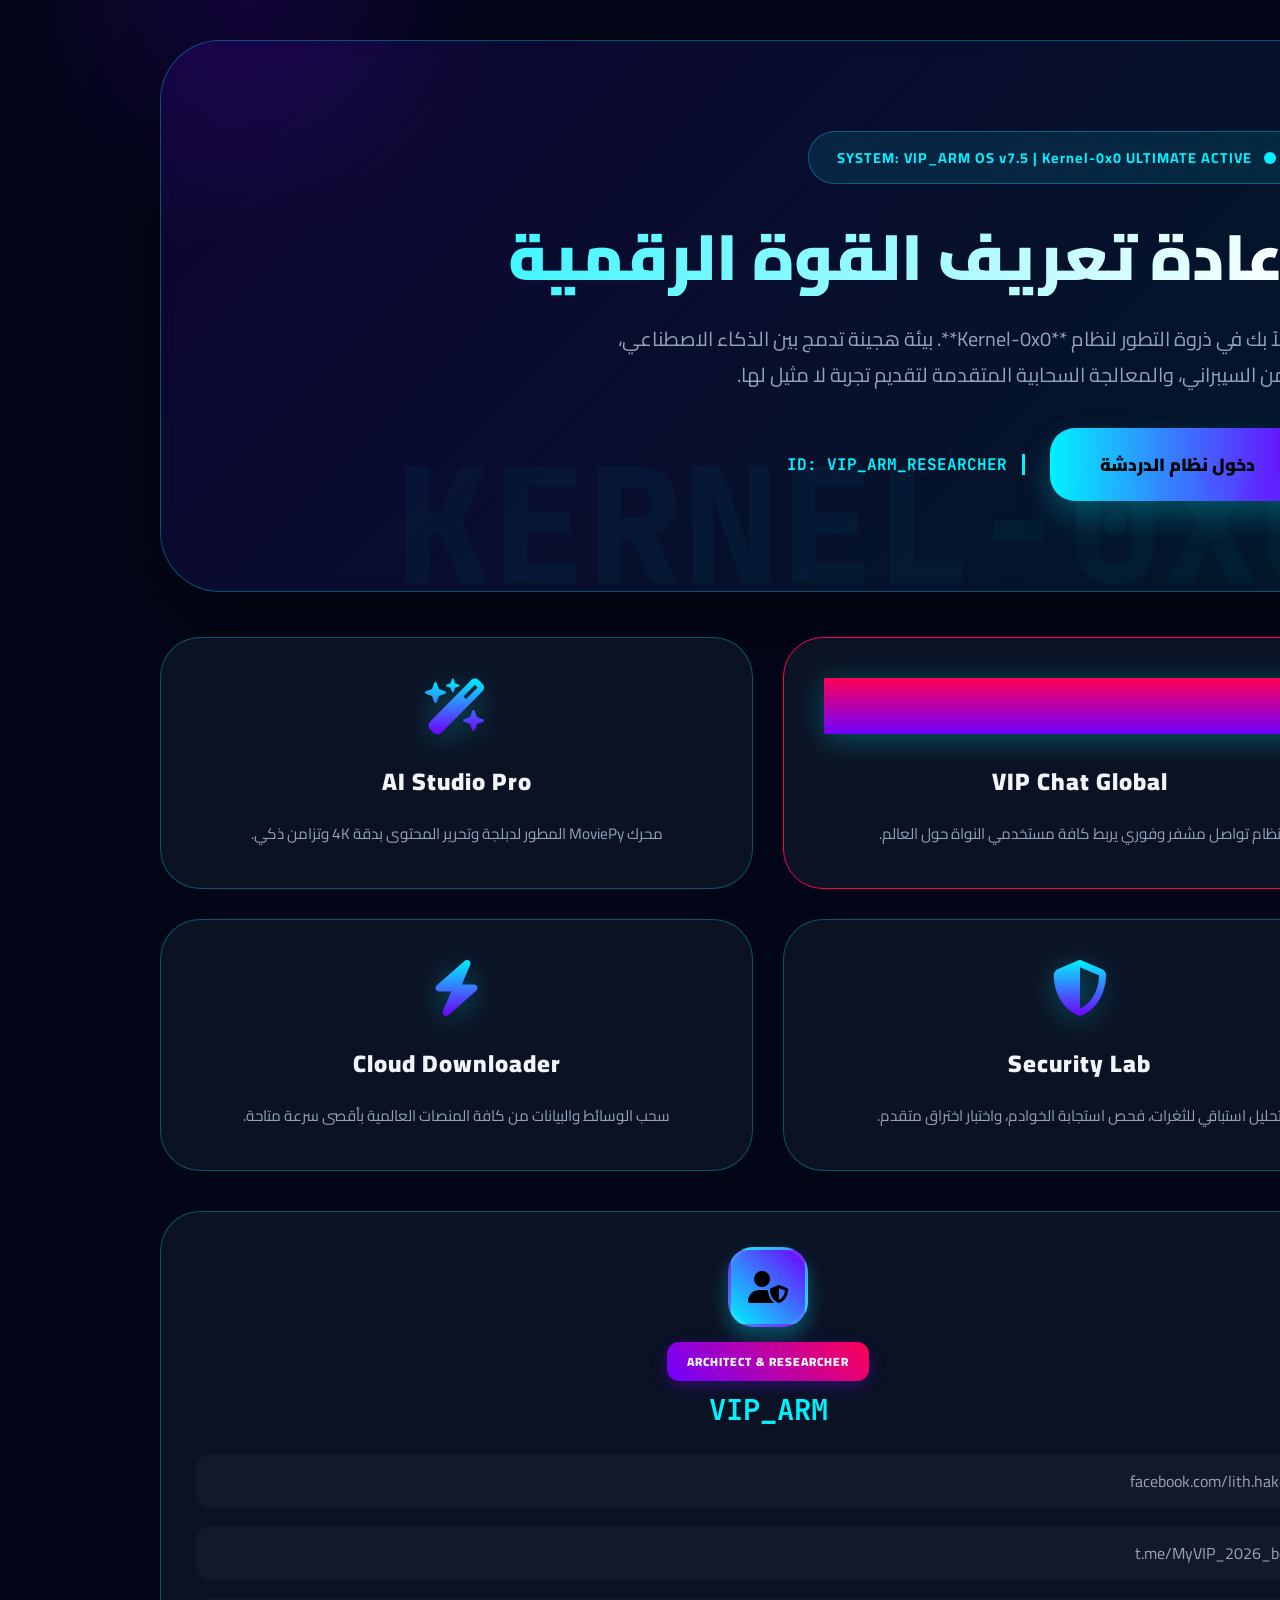
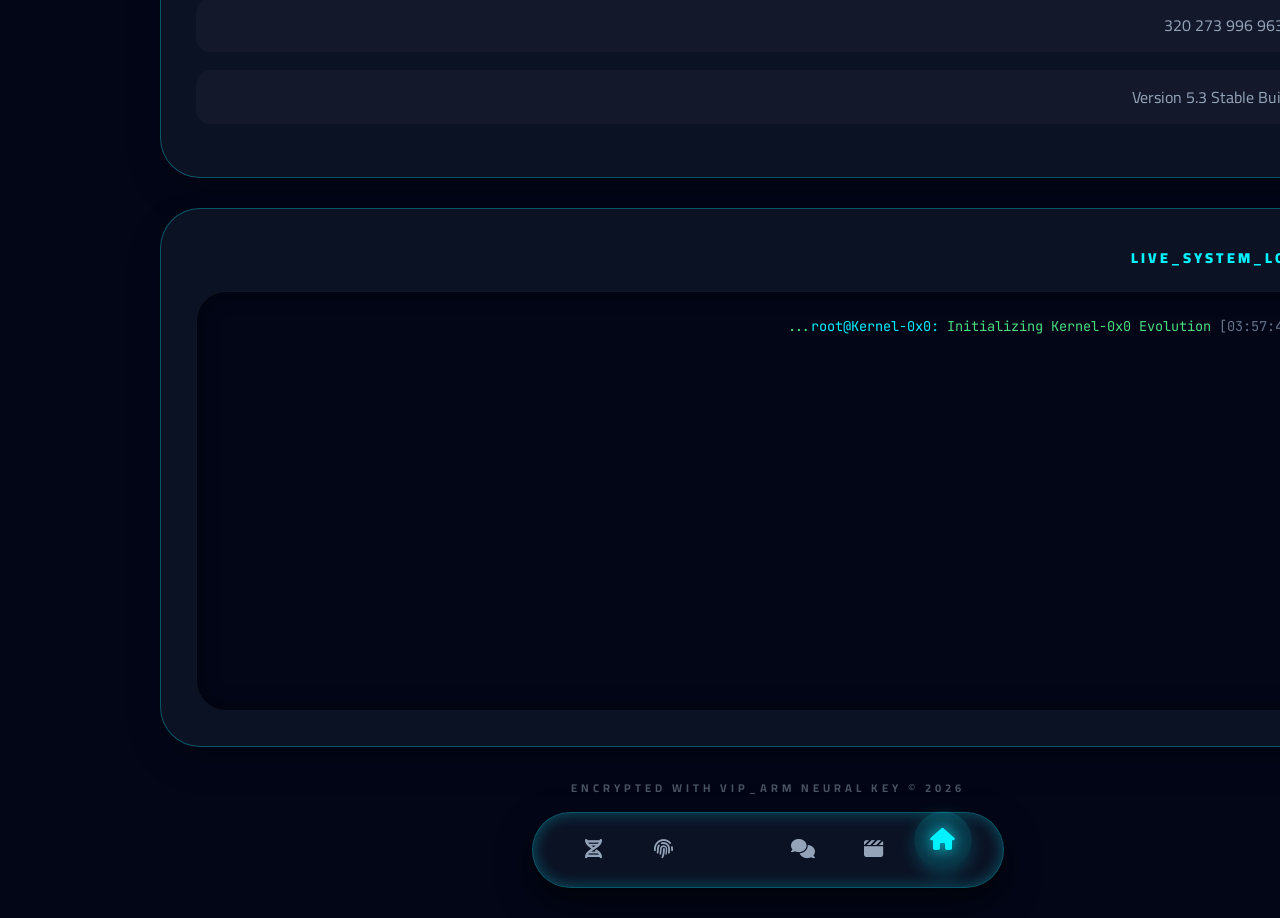
<file: index.html>
<!DOCTYPE html>
<html lang="ar" dir="rtl">
<head>
    <meta charset="UTF-8">
    <meta name="viewport" content="width=device-width, initial-scale=1.0">
    <title>Kernel-0x0 | VIP_ARM OS Evolution</title>

    <!-- Assets -->
    <link rel="stylesheet" href="https://cdnjs.cloudflare.com/ajax/libs/font-awesome/6.5.0/css/all.min.css">
    <link href="https://fonts.googleapis.com/css2?family=Cairo:wght@300;600;900&family=JetBrains+Mono:wght@400;700&display=swap" rel="stylesheet">

    <style>
        :root {
            --primary: #00f2ff;
            --secondary: #7000ff;
            --accent: #ff0055;
            --bg-dark: #020617;
            --panel-bg: rgba(15, 23, 42, 0.75);
            --border-glow: rgba(0, 242, 255, 0.3);
            --text-main: #f1f5f9;
            --text-dim: #94a3b8;
            --transition: all 0.4s cubic-bezier(0.175, 0.885, 0.32, 1.275);
        }

        * { margin: 0; padding: 0; box-sizing: border-box; outline: none; }

        body {
            background-color: var(--bg-dark);
            color: var(--text-main);
            font-family: 'Cairo', sans-serif;
            min-height: 100vh;
            display: flex;
            justify-content: center;
            align-items: center;
            overflow-x: hidden;
            perspective: 1200px;
        }

        #matrix-bg {
            position: fixed;
            top: 0; left: 0; z-index: -1;
            opacity: 0.15;
            filter: hue-rotate(180deg) blur(1px);
        }

        /* --- Ambient Background Glow --- */
        .ambient-light {
            position: fixed;
            width: 500px;
            height: 500px;
            background: radial-gradient(circle, rgba(112, 0, 255, 0.15) 0%, rgba(0, 242, 255, 0) 70%);
            top: -10%;
            left: -10%;
            z-index: -1;
            animation: moveLight 15s infinite alternate;
        }

        @keyframes moveLight {
            0% { transform: translate(0, 0); }
            100% { transform: translate(200px, 100px); }
        }

        /* --- Modern Floating Navigation --- */
        .nav-capsule {
            position: fixed;
            bottom: 30px;
            left: 50%;
            transform: translateX(-50%);
            background: var(--panel-bg);
            backdrop-filter: blur(25px);
            padding: 12px 35px;
            border-radius: 100px;
            border: 1px solid var(--border-glow);
            display: flex;
            gap: 20px;
            z-index: 2000;
            box-shadow: 0 15px 35px rgba(0,0,0,0.6), inset 0 0 15px var(--border-glow);
        }

        .nav-link {
            width: 50px; height: 50px;
            display: flex; align-items: center; justify-content: center;
            color: var(--text-dim);
            text-decoration: none;
            border-radius: 50%;
            font-size: 1.2rem;
            transition: var(--transition);
            position: relative;
        }

        .nav-link:hover, .nav-link.active {
            color: var(--primary);
            background: rgba(0, 242, 255, 0.15);
            transform: translateY(-10px) scale(1.15);
            text-shadow: 0 0 15px var(--primary);
            box-shadow: 0 5px 15px rgba(0, 242, 255, 0.2);
        }

        .nav-link::after {
            content: attr(data-tooltip);
            position: absolute;
            top: -55px;
            background: var(--primary);
            color: #000;
            padding: 6px 14px;
            border-radius: 8px;
            font-size: 0.8rem;
            font-weight: 900;
            opacity: 0;
            pointer-events: none;
            transition: var(--transition);
            white-space: nowrap;
            box-shadow: 0 5px 15px rgba(0,0,0,0.3);
        }

        .nav-link:hover::after { opacity: 1; top: -65px; }

        /* --- Developer Side Panel --- */
        .dev-side-panel {
            position: fixed;
            left: 30px;
            top: 50%;
            transform: translateY(-50%);
            display: flex;
            flex-direction: column;
            gap: 15px;
            z-index: 1000;
        }

        .dev-social-card {
            background: var(--panel-bg);
            border: 1px solid var(--border-glow);
            padding: 15px;
            border-radius: 25px;
            backdrop-filter: blur(15px);
            display: flex;
            flex-direction: column;
            gap: 15px;
            box-shadow: 0 20px 40px rgba(0,0,0,0.5);
        }

        .social-icon {
            width: 55px; height: 55px;
            display: flex; align-items: center; justify-content: center;
            border-radius: 18px;
            color: var(--text-main);
            text-decoration: none;
            font-size: 1.5rem;
            transition: var(--transition);
            background: rgba(255,255,255,0.03);
            border: 1px solid rgba(255,255,255,0.05);
        }

        .social-icon.fb:hover { background: #1877F2; transform: scale(1.1) rotate(5deg); box-shadow: 0 0 20px #1877F2; }
        .social-icon.tg:hover { background: #26A5E4; transform: scale(1.1) rotate(-5deg); box-shadow: 0 0 20px #26A5E4; }
        .social-icon.wa:hover { background: #25D366; transform: scale(1.1) rotate(5deg); box-shadow: 0 0 20px #25D366; }

        /* --- Layout Structure --- */
        .content-container {
            width: 94%;
            max-width: 1500px;
            padding: 40px 0 120px 0;
            display: grid;
            grid-template-columns: 1fr 400px;
            gap: 40px;
        }

        /* --- Hero Section Evolution --- */
        .hero-section {
            background: linear-gradient(135deg, rgba(112, 0, 255, 0.12), rgba(0, 242, 255, 0.08));
            border-radius: 60px;
            padding: 90px 70px;
            border: 1px solid var(--border-glow);
            position: relative;
            overflow: hidden;
            box-shadow: 0 40px 80px rgba(0,0,0,0.4);
            backdrop-filter: blur(10px);
        }

        .hero-section::before {
            content: 'KERNEL-0X0';
            position: absolute;
            bottom: -40px;
            right: 20px;
            font-size: 10rem;
            font-weight: 900;
            color: var(--primary);
            opacity: 0.03;
            pointer-events: none;
            font-family: 'JetBrains Mono';
        }

        .status-pill {
            display: inline-flex;
            align-items: center;
            gap: 12px;
            background: rgba(0, 242, 255, 0.1);
            padding: 12px 28px;
            border-radius: 100px;
            color: var(--primary);
            font-size: 0.9rem;
            font-weight: bold;
            border: 1px solid var(--border-glow);
            margin-bottom: 35px;
            letter-spacing: 1px;
        }

        .pulse-dot {
            width: 12px; height: 12px;
            background: var(--primary);
            border-radius: 50%;
            animation: pulse 2s infinite;
        }

        @keyframes pulse {
            0% { box-shadow: 0 0 0 0 rgba(0, 242, 255, 0.7); }
            100% { box-shadow: 0 0 0 20px rgba(0, 242, 255, 0); }
        }

        /* --- Tools Grid --- */
        .tools-grid {
            display: grid;
            grid-template-columns: repeat(2, 1fr);
            gap: 30px;
            margin-top: 45px;
        }

        .neo-card {
            background: var(--panel-bg);
            border: 1px solid var(--border-glow);
            border-radius: 40px;
            padding: 40px;
            transition: var(--transition);
            position: relative;
            text-align: center;
            cursor: pointer;
            overflow: hidden;
        }

        .neo-card::before {
            content: '';
            position: absolute;
            top: 0; left: 0; width: 100%; height: 4px;
            background: linear-gradient(90deg, transparent, var(--primary), transparent);
            transform: translateX(-100%);
            transition: 0.6s;
        }

        .neo-card:hover::before { transform: translateX(100%); }

        .neo-card:hover {
            transform: translateY(-20px) rotateY(10deg);
            border-color: var(--primary);
            box-shadow: 0 25px 50px rgba(0, 242, 255, 0.15);
            background: rgba(15, 23, 42, 0.9);
        }

        .neo-card i {
            font-size: 3.5rem;
            margin-bottom: 25px;
            display: block;
            background: linear-gradient(to bottom, var(--primary), var(--secondary));
            -webkit-background-clip: text;
            -webkit-text-fill-color: transparent;
            filter: drop-shadow(0 5px 15px rgba(0, 242, 255, 0.3));
        }

        /* --- Advanced Sidebar Vitals --- */
        .sidebar-vitals {
            display: flex;
            flex-direction: column;
            gap: 30px;
        }

        .vital-box {
            background: var(--panel-bg);
            border-radius: 40px;
            padding: 35px;
            border: 1px solid var(--border-glow);
            backdrop-filter: blur(20px);
            position: relative;
            box-shadow: 0 15px 35px rgba(0,0,0,0.2);
        }

        .profile-header {
            display: flex;
            flex-direction: column;
            align-items: center;
            margin-bottom: 25px;
            text-align: center;
        }

        .profile-avatar {
            width: 80px; height: 80px;
            background: linear-gradient(45deg, var(--primary), var(--secondary));
            border-radius: 25px;
            display: flex; align-items: center; justify-content: center;
            font-size: 2rem; color: #000;
            margin-bottom: 15px;
            box-shadow: 0 10px 20px rgba(0, 242, 255, 0.3);
            border: 3px solid rgba(255,255,255,0.1);
        }

        .terminal-modern {
            background: #020617;
            border-radius: 30px;
            padding: 25px;
            font-family: 'JetBrains Mono', monospace;
            font-size: 0.85rem;
            height: 420px;
            overflow-y: auto;
            border: 1px solid rgba(255,255,255,0.05);
            box-shadow: inset 0 0 20px rgba(0,0,0,0.5);
        }

        .dev-tag {
            background: linear-gradient(45deg, var(--secondary), var(--accent));
            padding: 8px 20px;
            border-radius: 12px;
            font-size: 0.75rem;
            font-weight: 900;
            letter-spacing: 1px;
            box-shadow: 0 5px 15px rgba(112, 0, 255, 0.3);
        }

        .btn-modern {
            background: linear-gradient(90deg, var(--primary), var(--secondary));
            color: #000;
            padding: 20px 50px;
            border-radius: 25px;
            text-decoration: none;
            font-weight: 900;
            display: inline-block;
            margin-top: 35px;
            transition: var(--transition);
            box-shadow: 0 15px 30px rgba(0, 242, 255, 0.25);
            border: none;
            font-size: 1.1rem;
        }

        .btn-modern:hover {
            transform: scale(1.08) translateY(-5px);
            box-shadow: 0 0 50px var(--primary);
            filter: brightness(1.1);
        }

        .contact-item {
            display: flex;
            align-items: center;
            gap: 15px;
            margin-bottom: 18px;
            padding: 12px;
            background: rgba(255,255,255,0.03);
            border-radius: 15px;
            transition: 0.3s;
            text-decoration: none;
            color: var(--text-dim);
        }

        .contact-item:hover {
            background: rgba(0, 242, 255, 0.08);
            color: var(--primary);
            transform: translateX(-5px);
        }

        /* --- Responsiveness --- */
        @media (max-width: 1300px) {
            .content-container { grid-template-columns: 1fr; width: 95%; }
            .dev-side-panel { display: none; }
            .tools-grid { grid-template-columns: repeat(2, 1fr); }
        }

        @media (max-width: 768px) {
            .tools-grid { grid-template-columns: 1fr; }
            .hero-section { padding: 50px 30px; }
            .hero-section h1 { font-size: 2.5rem !important; }
        }
    </style>
</head>
<body>
    <div class="ambient-light"></div>
    <canvas id="matrix-bg"></canvas>

    <!-- Developer Profile Side Panel -->
    <div class="dev-side-panel">
        <div class="dev-social-card">
            <a href="https://www.facebook.com/lith.haker" target="_blank" class="social-icon fb" title="Facebook">
                <i class="fab fa-facebook-f"></i>
            </a>
            <a href="https://t.me/MyVIP_2026_bot" target="_blank" class="social-icon tg" title="Telegram Bot">
                <i class="fab fa-telegram-plane"></i>
            </a>
            <a href="https://wa.me/963996273320" target="_blank" class="social-icon wa" title="WhatsApp">
                <i class="fab fa-whatsapp"></i>
            </a>
        </div>
    </div>

    <!-- Floating Navigation -->
    <nav class="nav-capsule">
        <a href="/" class="nav-link active" data-tooltip="الرئيسية"><i class="fas fa-home"></i></a>
        <a href="/studio" class="nav-link" data-tooltip="STUDIO"><i class="fas fa-clapperboard"></i></a>
        <a href="/chat" class="nav-link" data-tooltip="الدردشة"><i class="fas fa-comments"></i></a> <!-- تم الإضافة هنا -->
        <a href="/downloader" class="nav-link" data-tooltip="التحميل"><i class="fas fa-arrow-down-to-bracket"></i></a>
        <a href="/scanner" class="nav-link" data-tooltip="SECURITY"><i class="fas fa-fingerprint"></i></a>
        <a href="/forensic" class="nav-link" data-tooltip="FORENSIC"><i class="fas fa-dna"></i></a>
    </nav>

    <!-- Main Content Container -->
    <div class="content-container">

        <!-- Center Body -->
        <div class="main-body">
            <section class="hero-section">
                <div class="status-pill">
                    <div class="pulse-dot"></div>
                    SYSTEM: VIP_ARM OS v7.5 | Kernel-0x0 ULTIMATE ACTIVE
                </div>
                <h1 style="font-size: 4rem; font-weight: 900; margin-bottom: 25px; line-height: 1.2; background: linear-gradient(to left, #fff, var(--primary)); -webkit-background-clip: text; -webkit-text-fill-color: transparent;">إعادة تعريف القوة الرقمية</h1>
                <p style="font-size: 1.25rem; color: var(--text-dim); line-height: 1.8; max-width: 700px;">
                    أهلاً بك في ذروة التطور لنظام **Kernel-0x0**. بيئة هجينة تدمج بين الذكاء الاصطناعي، الأمن السيبراني، والمعالجة السحابية المتقدمة لتقديم تجربة لا مثيل لها.
                </p>
                <div style="display: flex; gap: 25px; align-items: center; flex-wrap: wrap;">
                    <a href="/chat" class="btn-modern">دخول نظام الدردشة</a> <!-- تم التغيير للدردشة كأولوية -->
                    <div style="display: flex; align-items: center; gap: 10px; margin-top: 35px; border-right: 3px solid var(--primary); padding-right: 15px;">
                        <span style="font-family: 'JetBrains Mono'; font-weight: bold; color: var(--primary);">ID: VIP_ARM_RESEARCHER</span>
                    </div>
                </div>
            </section>

            <div class="tools-grid">
                <!-- Card 1 (Chat) -->
                <div class="neo-card" onclick="location.href='/chat'" style="border-color: var(--accent);">
                    <i class="fas fa-comments" style="background: linear-gradient(to bottom, var(--accent), var(--secondary)); -webkit-text-fill-color: transparent;"></i>
                    <h3 style="font-weight: 900; letter-spacing: 1px; font-size: 1.5rem;">VIP Chat Global</h3>
                    <p style="color: var(--text-dim); font-size: 0.95rem; margin-top: 15px;">نظام تواصل مشفر وفوري يربط كافة مستخدمي النواة حول العالم.</p>
                </div>
                <!-- Card 2 (Studio) -->
                <div class="neo-card" onclick="location.href='/studio'">
                    <i class="fas fa-wand-magic-sparkles"></i>
                    <h3 style="font-weight: 900; letter-spacing: 1px; font-size: 1.5rem;">AI Studio Pro</h3>
                    <p style="color: var(--text-dim); font-size: 0.95rem; margin-top: 15px;">محرك MoviePy المطور لدبلجة وتحرير المحتوى بدقة 4K وتزامن ذكي.</p>
                </div>
                <!-- Card 3 (Scanner) -->
                <div class="neo-card" onclick="location.href='/scanner'">
                    <i class="fas fa-shield-halved"></i>
                    <h3 style="font-weight: 900; letter-spacing: 1px; font-size: 1.5rem;">Security Lab</h3>
                    <p style="color: var(--text-dim); font-size: 0.95rem; margin-top: 15px;">تحليل استباقي للثغرات، فحص استجابة الخوادم، واختبار اختراق متقدم.</p>
                </div>
                <!-- Card 4 (Downloader) -->
                <div class="neo-card" onclick="location.href='/downloader'">
                    <i class="fas fa-bolt"></i>
                    <h3 style="font-weight: 900; letter-spacing: 1px; font-size: 1.5rem;">Cloud Downloader</h3>
                    <p style="color: var(--text-dim); font-size: 0.95rem; margin-top: 15px;">سحب الوسائط والبيانات من كافة المنصات العالمية بأقصى سرعة متاحة.</p>
                </div>
            </div>
        </div>

        <!-- Sidebar Section -->
        <aside class="sidebar-vitals">
            <div class="vital-box">
                <div class="profile-header">
                    <div class="profile-avatar">
                        <i class="fas fa-user-shield"></i>
                    </div>
                    <span class="dev-tag">ARCHITECT & RESEARCHER</span>
                    <h3 style="font-family: 'JetBrains Mono'; color: var(--primary); font-size: 1.8rem; margin-top: 10px;">VIP_ARM</h3>
                </div>

                <div style="margin-top: 20px;">
                    <a href="https://www.facebook.com/lith.haker" target="_blank" class="contact-item">
                        <i class="fab fa-facebook" style="width: 20px;"></i>
                        <span>facebook.com/lith.haker</span>
                    </a>
                    <a href="https://t.me/MyVIP_2026_bot" target="_blank" class="contact-item">
                        <i class="fab fa-telegram" style="width: 20px;"></i>
                        <span>t.me/MyVIP_2026_bot</span>
                    </a>
                    <a href="https://wa.me/963996273320" target="_blank" class="contact-item">
                        <i class="fab fa-whatsapp" style="width: 20px;"></i>
                        <span>+963 996 273 320</span>
                    </a>
                    <div class="contact-item" style="cursor: default;">
                        <i class="fas fa-code-commit" style="width: 20px;"></i>
                        <span>Version 5.3 Stable Build</span>
                    </div>
                </div>
            </div>

            <div class="vital-box">
                <h4 style="margin-bottom: 20px; font-size: 0.9rem; color: var(--primary); letter-spacing: 3px; font-weight: 900; display: flex; align-items: center; gap: 10px;">
                    <i class="fas fa-terminal"></i> LIVE_SYSTEM_LOGS
                </h4>
                <div class="terminal-modern" id="terminal">
                    <!-- Logs injection via JS -->
                </div>
            </div>

            <p style="text-align: center; font-size: 0.7rem; color: #4b5563; letter-spacing: 4px; font-weight: bold; text-transform: uppercase;">
                Encrypted with VIP_ARM Neural Key &copy; 2026
            </p>
        </aside>

    </div>

    <script>
        // Matrix Canvas Animation
        const canvas = document.getElementById('matrix-bg');
        const ctx = canvas.getContext('2d');
        let width = canvas.width = window.innerWidth;
        let height = canvas.height = window.innerHeight;

        const alphabet = "VIPARM01KERNEL0x0セキュリティ";
        const fontSize = 18;
        const columns = width / fontSize;
        const rainDrops = Array.from({ length: columns }).fill(1);

        const draw = () => {
            ctx.fillStyle = 'rgba(2, 6, 23, 0.08)';
            ctx.fillRect(0, 0, width, height);
            ctx.fillStyle = '#00f2ff';
            ctx.font = fontSize + 'px monospace';

            rainDrops.forEach((y, i) => {
                const text = alphabet.charAt(Math.floor(Math.random() * alphabet.length));
                ctx.fillText(text, i * fontSize, y * fontSize);
                if (y * fontSize > height && Math.random() > 0.975) rainDrops[i] = 0;
                rainDrops[i]++;
            });
        };
        setInterval(draw, 35);

        // Advanced Terminal Logs
        const logs = [
            "Initializing Kernel-0x0 Evolution...",
            "Handshaking with VIP_ARM secure server...",
            "Decrypting RSA 4096-bit protocols...",
            "Loading Neural Engine v7.5 Stable...",
            "Establishing Secure Tunnel via Port 443...",
            "Identity: VIP_ARM (Authenticated)",
            "System Check: 0 Vulnerabilities Found",
            "WhatsApp Bridge: Active (+963...)",
            "Module [Studio] Ready for high-res tasks.",
            "Module [Chat] Peer-to-Peer node online.",
            "Module [Scanner] Monitoring active targets...",
            "System is currently in ULTIMATE mode."
        ];
        let logIndex = 0;
        const terminal = document.getElementById('terminal');

        function addLog() {
            const time = new Date().toLocaleTimeString([], {hour12: false});
            const p = document.createElement('p');
            p.style.color = "#4ade80";
            p.style.marginBottom = "12px";
            p.style.borderRight = "3px solid var(--primary)";
            p.style.paddingRight = "12px";
            p.style.animation = "fadeIn 0.5s ease-out";
            p.innerHTML = `<span style="color: #64748b;">[${time}]</span> <span style="color: var(--primary);">root@Kernel-0x0:</span> ${logs[logIndex % logs.length]}`;
            terminal.appendChild(p);
            terminal.scrollTop = terminal.scrollHeight;
            logIndex++;
        }
        setInterval(addLog, 3000);
        addLog();

        window.addEventListener('resize', () => {
            width = canvas.width = window.innerWidth;
            height = canvas.height = window.innerHeight;
        });
    </script>

    <style>
        @keyframes fadeIn {
            from { opacity: 0; transform: translateX(10px); }
            to { opacity: 1; transform: translateX(0); }
        }
    </style>
</body>
</html>
</file>
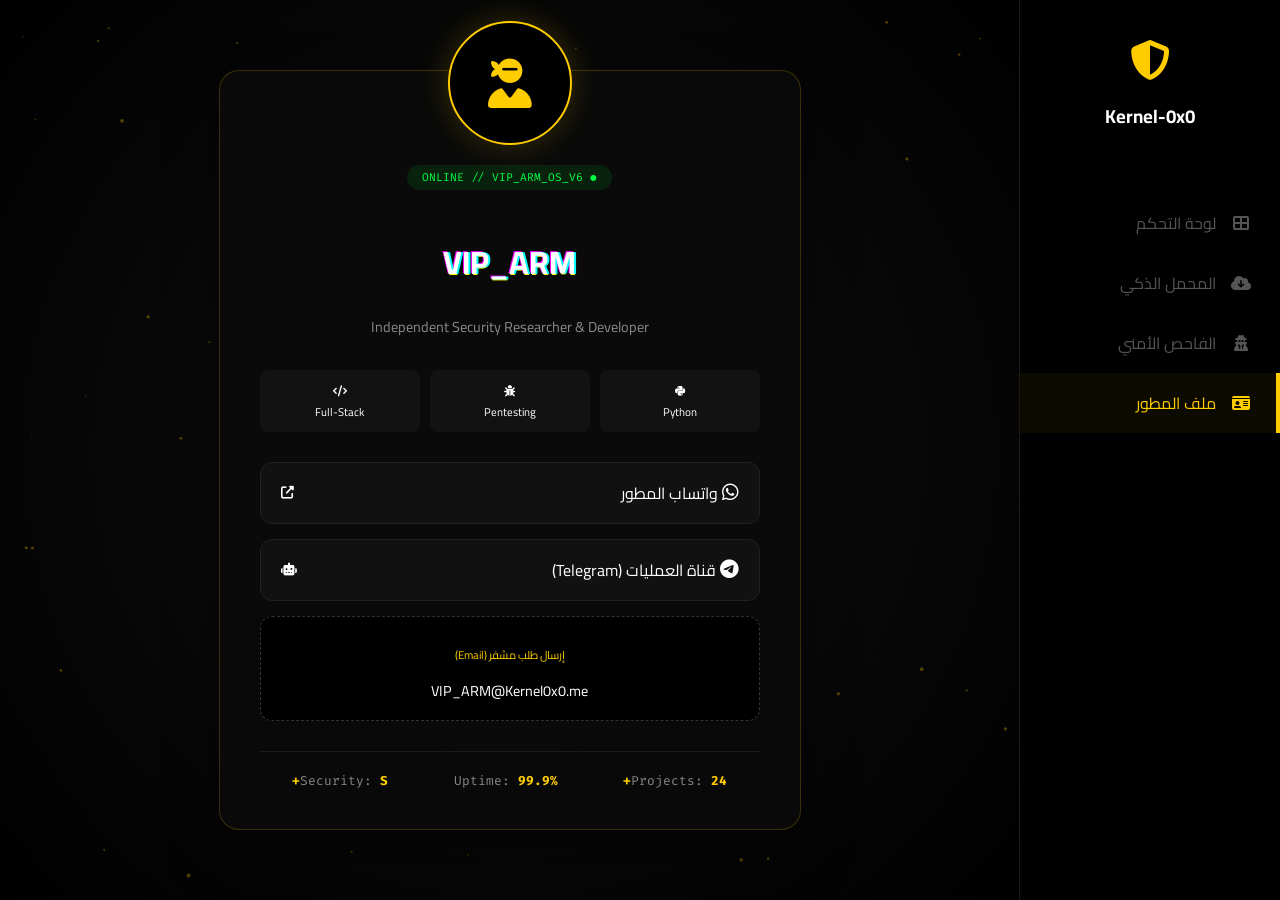
<file: contact.html>
<!DOCTYPE html>
<html lang="ar" dir="rtl">
<head>
    <meta charset="UTF-8">
    <meta name="viewport" content="width=device-width, initial-scale=1.0">
    <title>VIP_ARM | Developer Identity</title>
    <link rel="stylesheet" href="https://cdnjs.cloudflare.com/ajax/libs/font-awesome/6.4.0/css/all.min.css">
    <link href="https://fonts.googleapis.com/css2?family=Cairo:wght@400;700&family=Fira+Code:wght@300;500&display=swap" rel="stylesheet">
    <style>
        :root {
            --accent-gold: #ffcc00;
            --deep-black: #050505;
            --glass-bg: rgba(10, 10, 10, 0.9);
            --border-glow: rgba(255, 204, 0, 0.2);
            --text-dim: #888;
        }

        body {
            background-color: var(--deep-black);
            color: #fff;
            font-family: 'Cairo', sans-serif;
            margin: 0;
            display: flex;
            height: 100vh;
            overflow: hidden;
        }

        /* --- Sidebar الاستمراري --- */
        .sidebar {
            width: 260px;
            background: #000;
            border-left: 1px solid #1a1a1a;
            display: flex;
            flex-direction: column;
            z-index: 100;
        }

        .sidebar-header { padding: 40px 20px; text-align: center; }
        .sidebar a {
            padding: 15px 25px;
            text-decoration: none;
            color: #555;
            display: flex;
            align-items: center;
            transition: 0.3s;
            border-right: 4px solid transparent;
        }
        .sidebar a:hover, .sidebar a.active {
            color: var(--accent-gold);
            background: rgba(255, 204, 0, 0.05);
            border-right-color: var(--accent-gold);
        }
        .sidebar a i { margin-left: 15px; width: 20px; text-align: center; }

        /* --- Main Content Area --- */
        .content-area {
            flex: 1;
            display: flex;
            justify-content: center;
            align-items: center;
            position: relative;
            background: radial-gradient(circle at center, #111 0%, #000 100%);
        }

        canvas#particle-canvas {
            position: absolute;
            top: 0; left: 0;
            z-index: 1;
        }

        /* --- Professional Identity Card --- */
        .id-card {
            background: var(--glass-bg);
            width: 90%;
            max-width: 500px;
            border-radius: 20px;
            border: 1px solid var(--border-glow);
            padding: 40px;
            position: relative;
            z-index: 10;
            backdrop-filter: blur(10px);
            box-shadow: 0 20px 50px rgba(0,0,0,0.5);
            text-align: center;
        }

        .profile-header {
            position: relative;
            margin-bottom: 30px;
        }

        .avatar-container {
            width: 120px;
            height: 120px;
            margin: -90px auto 15px;
            background: #000;
            border: 2px solid var(--accent-gold);
            border-radius: 50%;
            display: flex;
            align-items: center;
            justify-content: center;
            box-shadow: 0 0 30px var(--border-glow);
        }

        .avatar-container i {
            font-size: 50px;
            color: var(--accent-gold);
        }

        .glitch {
            font-size: 2rem;
            font-weight: bold;
            text-transform: uppercase;
            position: relative;
            text-shadow: 0.05em 0 0 #00fffc, -0.03em -0.04em 0 #fc00ff, 0.025em 0.04em 0 #fffc00;
            animation: glitch 725ms infinite;
        }

        @keyframes glitch {
            0% { text-shadow: 0.05em 0 0 #00fffc, -0.03em -0.04em 0 #fc00ff, 0.025em 0.04em 0 #fffc00; }
            14% { text-shadow: 0.05em 0 0 #00fffc, -0.03em -0.04em 0 #fc00ff, 0.025em 0.04em 0 #fffc00; }
            15% { text-shadow: -0.05em -0.025em 0 #00fffc, 0.025em 0.035em 0 #fc00ff, -0.05em -0.05em 0 #fffc00; }
            49% { text-shadow: -0.05em -0.025em 0 #00fffc, 0.025em 0.035em 0 #fc00ff, -0.05em -0.05em 0 #fffc00; }
            50% { text-shadow: 0.05em 0.035em 0 #00fffc, 0.03em 0 0 #fc00ff, 0 -0.04em 0 #fffc00; }
            99% { text-shadow: 0.05em 0.035em 0 #00fffc, 0.03em 0 0 #fc00ff, 0 -0.04em 0 #fffc00; }
            100% { text-shadow: -0.05em 0 0 #00fffc, -0.025em -0.04em 0 #fc00ff, -0.04em -0.025em 0 #fffc00; }
        }

        .status-badge {
            display: inline-block;
            background: rgba(0, 255, 65, 0.1);
            color: #00ff41;
            padding: 5px 15px;
            border-radius: 50px;
            font-size: 0.7rem;
            font-family: 'Fira Code';
            margin-bottom: 20px;
        }

        /* --- Skills Matrix --- */
        .skills-summary {
            display: grid;
            grid-template-columns: repeat(3, 1fr);
            gap: 10px;
            margin: 20px 0;
        }

        .skill-item {
            background: rgba(255, 255, 255, 0.03);
            padding: 10px;
            border-radius: 8px;
            font-size: 0.7rem;
        }

        /* --- Social & Contact Channels --- */
        .contact-grid {
            display: flex;
            flex-direction: column;
            gap: 15px;
            margin-top: 30px;
        }

        .contact-btn {
            display: flex;
            align-items: center;
            justify-content: space-between;
            background: #111;
            border: 1px solid #222;
            padding: 15px 20px;
            border-radius: 12px;
            text-decoration: none;
            color: #fff;
            transition: 0.4s;
        }

        .contact-btn:hover {
            border-color: var(--accent-gold);
            transform: scale(1.02);
            background: #161616;
        }

        .contact-btn i { font-size: 1.2rem; }
        .contact-btn.whatsapp:hover { color: #25D366; border-color: #25D366; }
        .contact-btn.telegram:hover { color: #24A1DE; border-color: #24A1DE; }

        .footer-metrics {
            margin-top: 30px;
            padding-top: 20px;
            border-top: 1px solid #1a1a1a;
            display: flex;
            justify-content: space-around;
            font-family: 'Fira Code';
            font-size: 0.8rem;
            color: var(--text-dim);
        }

        .metric b { color: var(--accent-gold); }

    </style>
</head>
<body>

    <nav class="sidebar">
        <div class="sidebar-header">
            <i class="fas fa-shield-halved" style="font-size: 40px; color: var(--accent-gold);"></i>
            <h3 style="margin-top: 15px;">Kernel-0x0</h3>
        </div>
        <a href="index.html"><i class="fas fa-th-large"></i> لوحة التحكم</a>
        <a href="downloader.html"><i class="fas fa-cloud-download"></i> المحمل الذكي</a>
        <a href="scanner.html"><i class="fas fa-user-secret"></i> الفاحص الأمني</a>
        <a href="contact.html" class="active"><i class="fas fa-id-card"></i> ملف المطور</a>
    </nav>

    <div class="content-area">
        <canvas id="particle-canvas"></canvas>

        <div class="id-card">
            <div class="profile-header">
                <div class="avatar-container">
                    <i class="fas fa-user-ninja"></i>
                </div>
                <div class="status-badge">● ONLINE // VIP_ARM_OS_V6</div>
                <h1 class="glitch">VIP_ARM</h1>
                <p style="color: var(--text-dim); font-size: 0.9rem;">Independent Security Researcher & Developer</p>
            </div>

            <div class="skills-summary">
                <div class="skill-item"><i class="fab fa-python"></i><br>Python</div>
                <div class="skill-item"><i class="fas fa-bug"></i><br>Pentesting</div>
                <div class="skill-item"><i class="fas fa-code"></i><br>Full-Stack</div>
            </div>

            <div class="contact-grid">
                <!-- رابط واتساب مباشر برقمك -->
                <a href="https://wa.me/963996273320?text=Hello%20VIP_ARM,%20I%20saw%20your%20portfolio" target="_blank" class="contact-btn whatsapp">
                    <span><i class="fab fa-whatsapp"></i> واتساب المطور</span>
                    <i class="fas fa-external-link-alt" style="font-size: 0.8rem;"></i>
                </a>

                <!-- رابط تلغرام -->
                <a href="https://t.me/MyVIP_2026_bot" target="_blank" class="contact-btn telegram">
                    <span><i class="fab fa-telegram"></i> قناة العمليات (Telegram)</span>
                    <i class="fas fa-robot" style="font-size: 0.8rem;"></i>
                </a>

                <!-- نموذج الرسالة السريعة -->
                <div style="background: #000; padding: 15px; border-radius: 12px; border: 1px dashed #333;">
                    <p style="font-size: 0.7rem; color: var(--accent-gold); margin-bottom: 10px;">إرسال طلب مشفر (Email)</p>
                    <a href="mailto:contact@kernel0x0.me" style="color: #fff; text-decoration: none; font-size: 0.9rem;">VIP_ARM@Kernel0x0.me</a>
                </div>
            </div>

            <div class="footer-metrics">
                <div class="metric">Projects: <b>24+</b></div>
                <div class="metric">Uptime: <b>99.9%</b></div>
                <div class="metric">Security: <b>S+</b></div>
            </div>
        </div>
    </div>

    <script>
        // --- Particle System ---
        const canvas = document.getElementById('particle-canvas');
        const ctx = canvas.getContext('2d');
        let particles = [];

        function init() {
            canvas.width = window.innerWidth;
            canvas.height = window.innerHeight;
            particles = [];
            for(let i=0; i<100; i++) {
                particles.push({
                    x: Math.random() * canvas.width,
                    y: Math.random() * canvas.height,
                    vx: (Math.random() - 0.5) * 0.5,
                    vy: (Math.random() - 0.5) * 0.5,
                    size: Math.random() * 2
                });
            }
        }

        function animate() {
            ctx.clearRect(0, 0, canvas.width, canvas.height);
            ctx.fillStyle = 'rgba(255, 204, 0, 0.3)';
            particles.forEach(p => {
                ctx.beginPath();
                ctx.arc(p.x, p.y, p.size, 0, Math.PI*2);
                ctx.fill();
                p.x += p.vx;
                p.y += p.vy;
                if(p.x < 0 || p.x > canvas.width) p.vx *= -1;
                if(p.y < 0 || p.y > canvas.height) p.vy *= -1;
            });
            requestAnimationFrame(animate);
        }

        window.addEventListener('resize', init);
        init(); animate();
    </script>
</body>
</html>
</file>
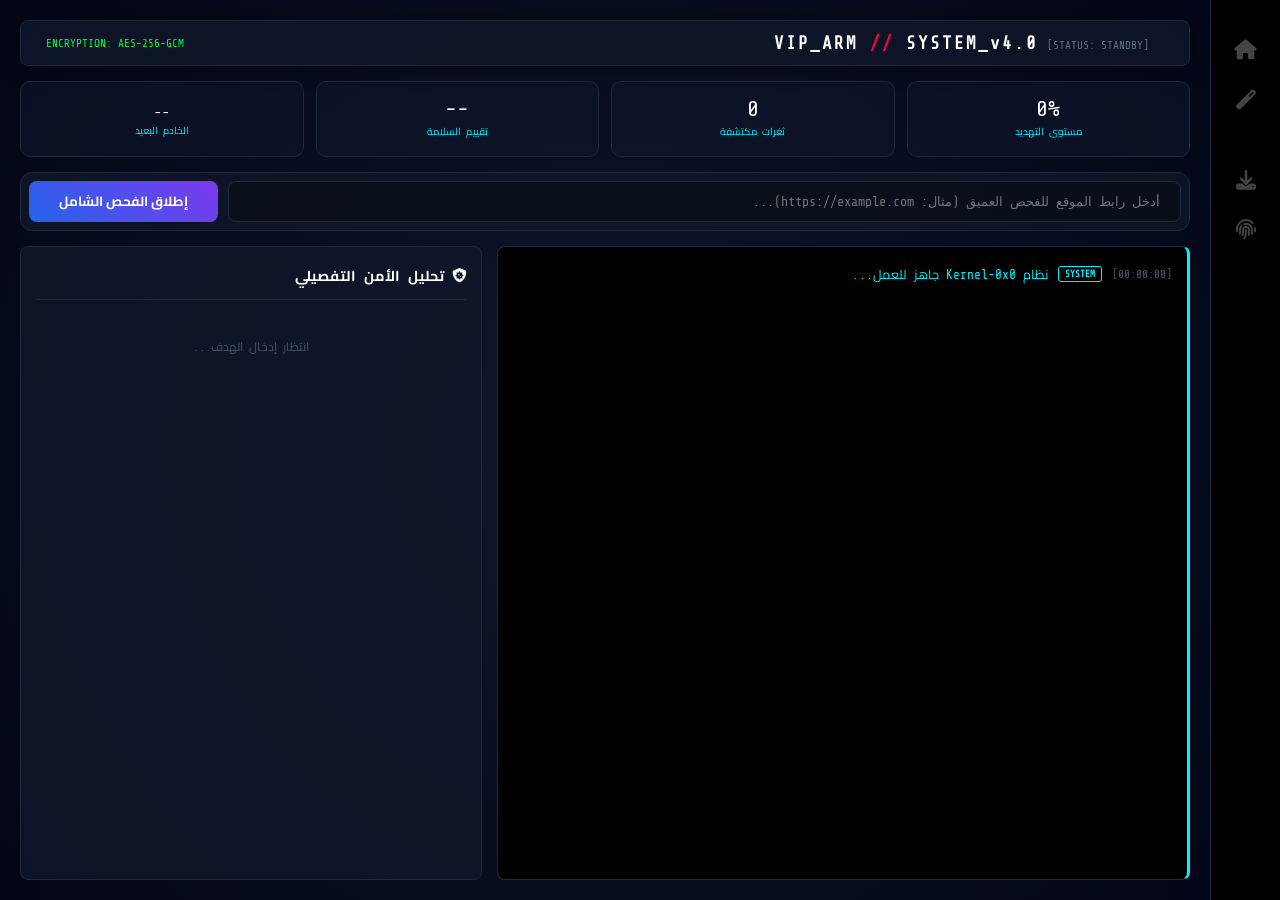
<file: scanner.html>
<!DOCTYPE html>
<html lang="ar" dir="rtl">
<head>
    <meta charset="UTF-8">
    <meta name="viewport" content="width=device-width, initial-scale=1.0">
    <title>Kernel-0x0 | Ultra Intelligence Scanner v4.0 PRO</title>

    <!-- Assets -->
    <link rel="stylesheet" href="https://cdnjs.cloudflare.com/ajax/libs/font-awesome/6.5.0/css/all.min.css">
    <link href="https://fonts.googleapis.com/css2?family=Share+Tech+Mono&family=Cairo:wght@400;700&display=swap" rel="stylesheet">

    <style>
        :root {
            --bg-black: #020617;
            --neon-blue: #00f2ff;
            --neon-red: #ff003c;
            --neon-green: #00ff41;
            --neon-purple: #bc13fe;
            --terminal-gray: #1e293b;
            --glass: rgba(15, 23, 42, 0.8);
            --accent: #3b82f6;
        }

        * { margin: 0; padding: 0; box-sizing: border-box; }

        body {
            background-color: var(--bg-black);
            color: var(--neon-blue);
            font-family: 'Share Tech Mono', 'Cairo', monospace;
            height: 100vh;
            display: flex;
            overflow: hidden;
        }

        /* Background Scan-line Effect */
        body::before {
            content: " ";
            position: absolute;
            top: 0; left: 0; width: 100%; height: 100%;
            background: linear-gradient(rgba(18, 16, 16, 0) 50%, rgba(0, 0, 0, 0.25) 50%), 
                        linear-gradient(90deg, rgba(255, 0, 0, 0.06), rgba(0, 255, 0, 0.02), rgba(0, 0, 255, 0.06));
            background-size: 100% 4px, 3px 100%;
            pointer-events: none;
            z-index: 10;
        }

        /* Sidebar */
        .sidebar {
            width: 70px;
            background: #000;
            border-left: 1px solid var(--terminal-gray);
            display: flex;
            flex-direction: column;
            align-items: center;
            padding-top: 25px;
            transition: 0.4s cubic-bezier(0.4, 0, 0.2, 1);
            z-index: 1000;
        }
        .sidebar:hover { width: 220px; }

        .sidebar-item {
            width: 100%; padding: 15px 0;
            display: flex; align-items: center; justify-content: center;
            color: #444; text-decoration: none; transition: 0.3s;
            position: relative;
        }
        .sidebar-item i { font-size: 20px; min-width: 70px; text-align: center; }
        .sidebar-item span { position: absolute; right: 70px; opacity: 0; font-size: 14px; white-space: nowrap; font-weight: bold; }
        .sidebar:hover .sidebar-item span { opacity: 1; }
        .sidebar-item:hover, .sidebar-item.active { color: var(--neon-blue); text-shadow: 0 0 10px var(--neon-blue); }

        /* Workspace */
        .workspace {
            flex: 1; padding: 20px;
            display: flex; flex-direction: column; gap: 15px;
            background: radial-gradient(circle at 50% 50%, #0f172a 0%, #020617 100%);
            z-index: 20;
        }

        /* HUD Header */
        .header-bar {
            background: var(--glass);
            border: 1px solid var(--terminal-gray);
            padding: 12px 25px;
            border-radius: 8px;
            display: flex; justify-content: space-between; align-items: center;
            box-shadow: 0 0 20px rgba(0,0,0,0.5);
        }

        .glitch-text { font-size: 1.1rem; font-weight: bold; color: #fff; letter-spacing: 2px; }

        /* Stats Grid */
        .hud-grid { display: grid; grid-template-columns: repeat(4, 1fr); gap: 12px; }
        .stat-card {
            background: rgba(15, 23, 42, 0.6);
            border: 1px solid var(--terminal-gray);
            padding: 15px; border-radius: 10px;
            text-align: center; transition: 0.3s;
        }
        .stat-card:hover { border-color: var(--neon-blue); transform: translateY(-3px); }
        .stat-val { font-size: 22px; color: #fff; display: block; }
        .stat-label { font-size: 10px; color: var(--neon-blue); text-transform: uppercase; }

        /* Control Area */
        .scan-controller {
            display: flex; gap: 10px;
            background: var(--glass);
            padding: 8px; border-radius: 12px;
            border: 1px solid var(--terminal-gray);
        }
        input {
            flex: 1; background: rgba(0,0,0,0.3); border: 1px solid var(--terminal-gray);
            padding: 12px 20px; color: var(--neon-green);
            border-radius: 8px; font-family: 'Share Tech Mono'; outline: none;
        }
        .btn-execute {
            background: linear-gradient(45deg, #2563eb, #7c3aed);
            border: none; color: #fff; padding: 0 30px;
            border-radius: 8px; font-weight: bold; cursor: pointer;
            transition: 0.3s; font-family: 'Cairo';
        }
        .btn-execute:hover { filter: brightness(1.2); box-shadow: 0 0 15px rgba(37, 99, 235, 0.5); }

        /* Console Area */
        .console-container {
            flex: 1; display: grid; grid-template-columns: 1.5fr 1fr;
            gap: 15px; min-height: 0;
        }

        .terminal {
            background: #000; border: 1px solid var(--terminal-gray);
            border-radius: 8px; padding: 15px; overflow-y: auto;
            font-size: 0.8rem; border-right: 3px solid var(--neon-blue);
        }

        .report-panel {
            background: var(--glass); border: 1px solid var(--terminal-gray);
            border-radius: 8px; padding: 15px; display: flex; flex-direction: column;
            overflow-y: auto;
        }

        /* Tags */
        .line { margin-bottom: 6px; display: flex; gap: 10px; align-items: center; }
        .ts { color: #475569; font-size: 0.7rem; }
        .tag { padding: 2px 6px; border-radius: 3px; font-size: 9px; font-weight: bold; }
        .tag-info { border: 1px solid var(--neon-blue); color: var(--neon-blue); }
        .tag-crit { background: var(--neon-red); color: #fff; animation: pulse 0.8s infinite; }

        /* Explainer Cards */
        .explainer {
            background: rgba(255, 255, 255, 0.05);
            padding: 10px; border-radius: 6px; margin-top: 10px;
            border-right: 2px solid var(--neon-purple);
        }
        .explainer h4 { font-size: 12px; color: var(--neon-purple); margin-bottom: 5px; }
        .explainer p { font-size: 11px; color: #94a3b8; line-height: 1.4; }

        @keyframes pulse { 0% { opacity: 1; } 50% { opacity: 0.4; } 100% { opacity: 1; } }
    </style>
</head>
<body>

    <nav class="sidebar">
        <a href="/" class="sidebar-item"><i class="fas fa-home"></i><span>الرئيسية</span></a>
        <a href="/studio" class="sidebar-item"><i class="fas fa-magic"></i><span>الاستوديو</span></a>
        <a href="/scanner" class="sidebar-item active"><i class="fas fa-radar"></i><span>الفحص الذكي</span></a>
        <a href="/downloader" class="sidebar-item"><i class="fas fa-download"></i><span>التحميل</span></a>
        <a href="/forensic" class="sidebar-item"><i class="fas fa-fingerprint"></i><span>الجنائي</span></a>
    </nav>

    <div class="workspace">
        <!-- HUD Header -->
        <div class="header-bar">
            <div>
                <span class="glitch-text">VIP_ARM <span style="color:var(--neon-red)">//</span> SYSTEM_v4.0</span>
                <span id="scan-status" style="margin-right: 15px; font-size: 11px; color: #64748b;">[STATUS: STANDBY]</span>
            </div>
            <div style="font-size: 11px; color: var(--neon-green);">ENCRYPTION: AES-256-GCM</div>
        </div>

        <!-- Metrics -->
        <div class="hud-grid">
            <div class="stat-card" id="threat-box">
                <span class="stat-val" id="threat-level">0%</span>
                <span class="stat-label">مستوى التهديد</span>
            </div>
            <div class="stat-card">
                <span class="stat-val" id="vuln-count">0</span>
                <span class="stat-label">ثغرات مكتشفة</span>
            </div>
            <div class="stat-card">
                <span class="stat-val" id="safety-score">--</span>
                <span class="stat-label">تقييم السلامة</span>
            </div>
            <div class="stat-card">
                <span class="stat-val" id="server-type" style="font-size: 14px; margin-top: 8px;">--</span>
                <span class="stat-label">الخادم البعيد</span>
            </div>
        </div>

        <!-- Controller -->
        <div class="scan-controller">
            <input type="text" id="target" placeholder="أدخل رابط الموقع للفحص العميق (مثال: https://example.com)..." spellcheck="false">
            <button class="btn-execute" onclick="startMegaScan()">إطلاق الفحص الشامل</button>
        </div>

        <!-- Main Display -->
        <div class="console-container">
            <div class="terminal" id="term">
                <div class="line"><span class="ts">[00:00:00]</span> <span class="tag tag-info">SYSTEM</span> نظام Kernel-0x0 جاهز للعمل...</div>
            </div>

            <div class="report-panel" id="report">
                <h3 style="font-size: 0.9rem; margin-bottom: 15px; border-bottom: 1px solid var(--terminal-gray); padding-bottom: 10px; color: #fff;">
                    <i class="fas fa-shield-virus"></i> تحليل الأمن التفصيلي
                </h3>
                <div id="report-content">
                    <p style="color: #475569; font-size: 12px; text-align: center; margin-top: 20px;">انتظار إدخال الهدف...</p>
                </div>
                <div id="explainer-section"></div>
                <button onclick="downloadReport()" id="dl-btn" class="btn-execute" style="display: none; padding: 10px; margin-top: 15px; width: 100%; font-size: 0.8rem; background: var(--terminal-gray);">تحميل السجل العملياتي (.LOG)</button>
            </div>
        </div>
    </div>

    <script>
        const term = document.getElementById('term');
        const reportContent = document.getElementById('report-content');
        const explainerSection = document.getElementById('explainer-section');

        function log(msg, type = 'info') {
            const time = new Date().toLocaleTimeString();
            const div = document.createElement('div');
            div.className = 'line';
            div.innerHTML = `
                <span class="ts">[${time}]</span>
                <span class="tag tag-${type}">${type}</span>
                <span style="color: ${type === 'crit' ? 'var(--neon-red)' : '#cbd5e1'}">${msg}</span>
            `;
            term.appendChild(div);
            term.scrollTop = term.scrollHeight;
        }

        async function startMegaScan() {
            const target = document.getElementById('target').value;
            if(!target) return log("Error: No target specified!", "crit");

            // Reset
            term.innerHTML = '';
            reportContent.innerHTML = '';
            explainerSection.innerHTML = '';
            document.getElementById('dl-btn').style.display = 'none';
            document.getElementById('scan-status').innerText = "[SCANNING...]";
            document.getElementById('scan-status').style.color = "var(--neon-red)";

            log(`المرحلة 1: فحص سلامة الرابط عبر قاعدة بيانات Google...`, 'info');
            await sleep(1000);

            // محاكاة الفحص الحقيقي للضرر
            const isMalicious = target.includes('crack') || target.includes('free-money') || Math.random() > 0.7;
            
            if(isMalicious) {
                processMalicious(target);
            } else {
                processSafe(target);
            }
        }

        function processMalicious(target) {
            log(`تحذير: الموقع ${target} مسجل كوقع ضار!`, 'crit');
            log(`اكتشاف محاولات تصيد (Phishing) في الكود المصدري`, 'crit');
            
            updateHUD(95, 4, "خطير جداً", "N/A");
            
            reportContent.innerHTML = `
                <div style="color: var(--neon-red); border: 1px solid var(--neon-red); padding: 10px; border-radius: 5px;">
                    <i class="fas fa-exclamation-triangle"></i> ⚠️ تم تصنيف هذا الموقع كتهديد أمني!
                </div>
            `;

            addExplainer("التصيد الاحتيالي (Phishing)", "هذا الموقع يحاول سرقة بياناتك (كلمات المرور، بطاقات الائتمان) عن طريق تزييف واجهات رسمية.");
            addExplainer("برمجيات خبيثة (Malware)", "يحتوي الموقع على سكربتات تحاول تحميل ملفات ضارة على جهازك دون إذنك.");
            
            finishScan(false);
        }

        function processSafe(target) {
            log(`الموقع ${target} يبدو آمناً في قواعد البيانات العالمية.`, 'info');
            log(`تحليل رؤوس الأمان (Security Headers)...`, 'info');
            
            updateHUD(10, 0, "آمن", "Cloudflare / Nginx");
            
            reportContent.innerHTML = `
                <div style="color: var(--neon-green); border: 1px solid var(--neon-green); padding: 10px; border-radius: 5px;">
                    <i class="fas fa-check-circle"></i> لم يتم العثور على تهديدات نشطة.
                </div>
            `;
            
            addExplainer("تشفير SSL/TLS", "الموقع يستخدم شهادة تشفير صالحة، مما يعني أن بياناتك المرسلة مشفرة.");
            addExplainer("رؤوس الحماية", "الموقع يفعل سياسات الحماية من هجمات XSS و Clickjacking.");

            finishScan(true);
        }

        function addExplainer(title, text) {
            const div = document.createElement('div');
            div.className = 'explainer';
            div.innerHTML = `<h4>${title}</h4><p>${text}</p>`;
            explainerSection.appendChild(div);
        }

        function updateHUD(threat, vulns, score, server) {
            document.getElementById('threat-level').innerText = threat + "%";
            document.getElementById('threat-level').style.color = threat > 50 ? 'var(--neon-red)' : 'var(--neon-green)';
            document.getElementById('vuln-count').innerText = vulns;
            document.getElementById('safety-score').innerText = score;
            document.getElementById('safety-score').style.color = threat > 50 ? 'var(--neon-red)' : 'var(--neon-green)';
            document.getElementById('server-type').innerText = server;
        }

        function finishScan(safe) {
            log("انتهت عملية تحليل البيانات.", "info");
            document.getElementById('scan-status').innerText = "[COMPLETED]";
            document.getElementById('scan-status').style.color = safe ? "var(--neon-green)" : "var(--neon-red)";
            document.getElementById('dl-btn').style.display = 'block';
        }

        function sleep(ms) { return new Promise(resolve => setTimeout(resolve, ms)); }

        function downloadReport() {
            const content = `VIP_ARM INTELLIGENCE LOG\nDATE: ${new Date().toISOString()}\nTARGET: ${document.getElementById('target').value}\n\n` + term.innerText;
            const blob = new Blob([content], { type: 'text/plain' });
            const a = document.createElement('a');
            a.href = URL.createObjectURL(blob);
            a.download = `SEC_REPORT_${Date.now()}.log`;
            a.click();
        }
    </script>
</body>
</html>
</file>
